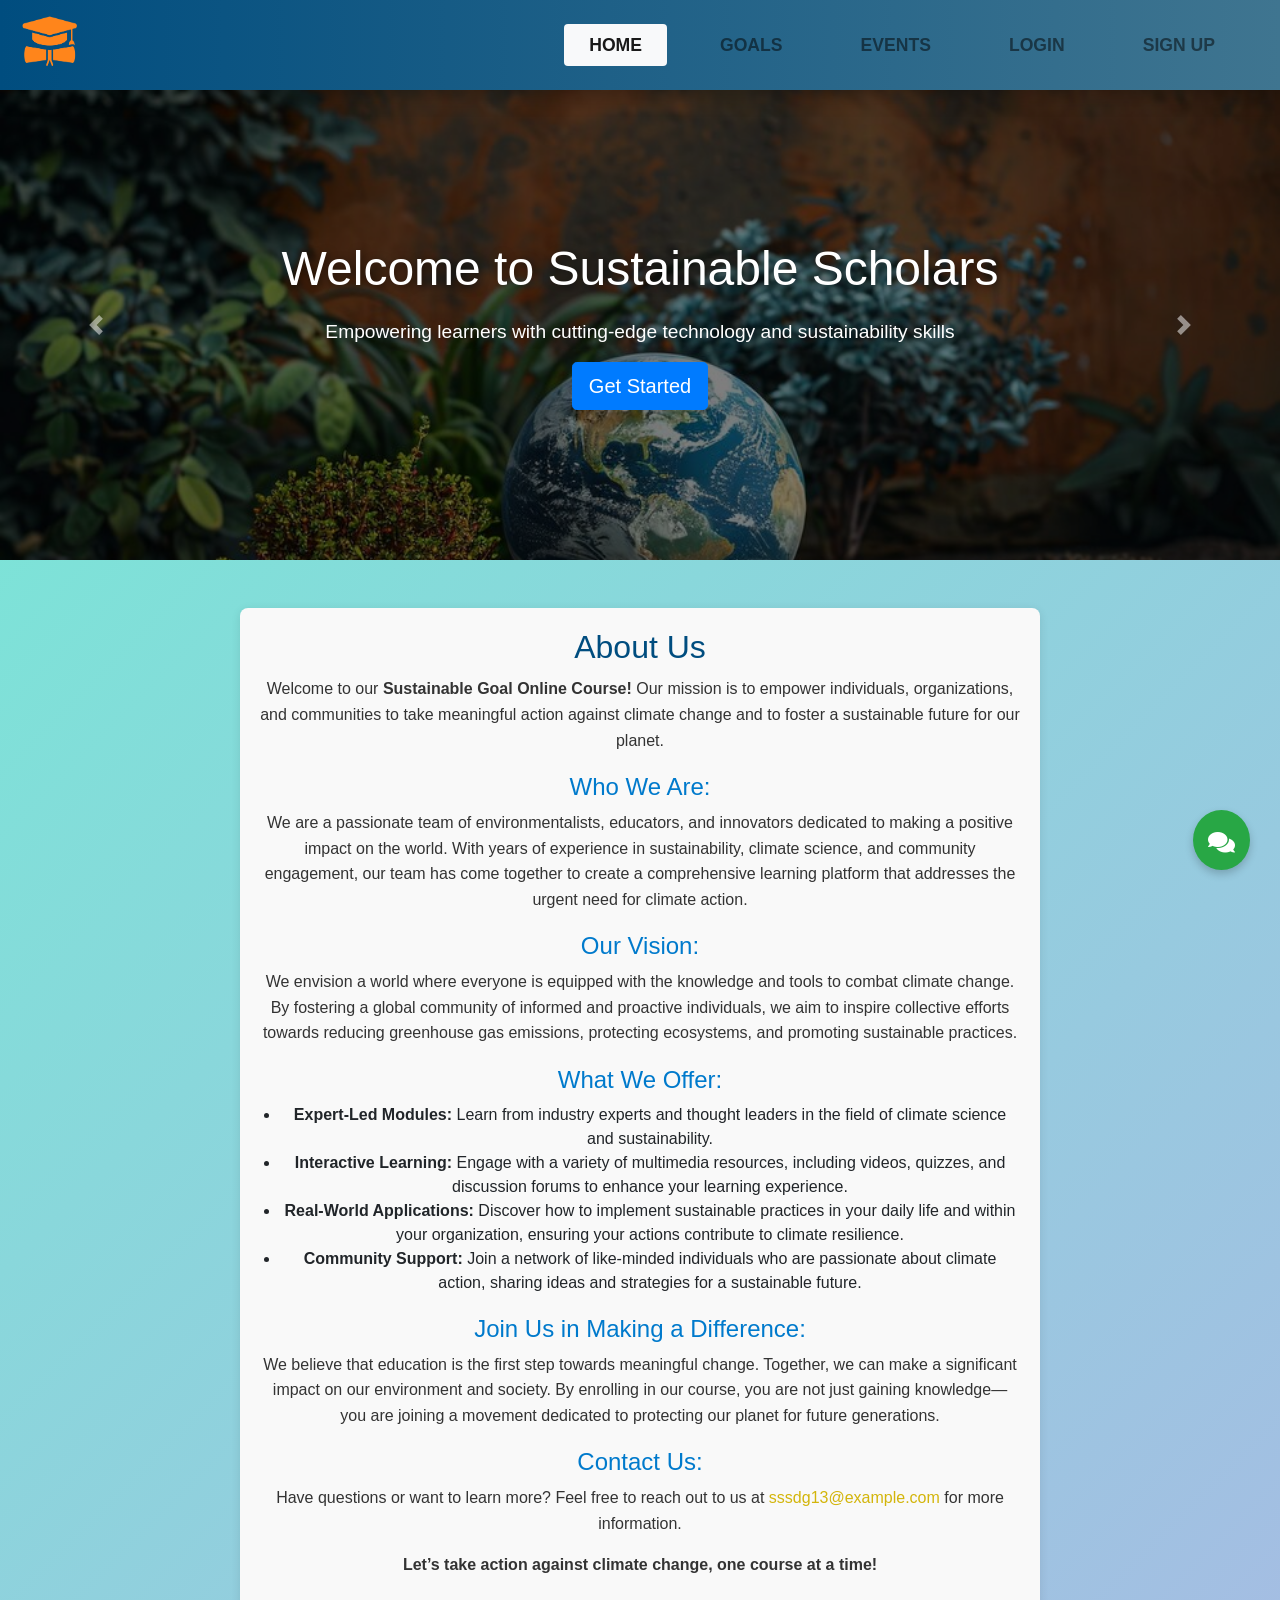
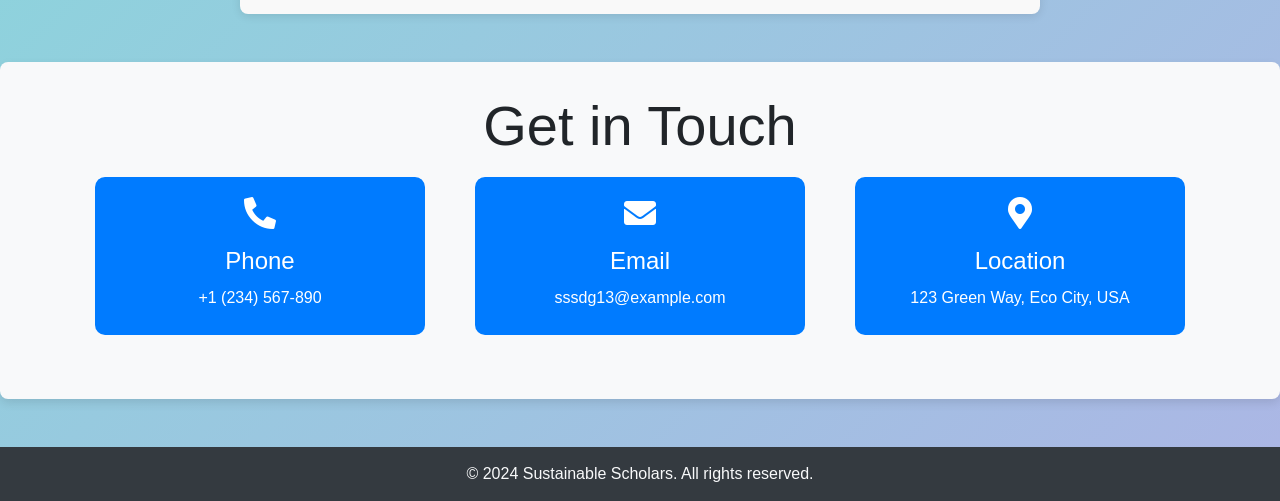
<file: NASA/SDG.html>
<!DOCTYPE html>
<html lang="en">
<head>
    <meta charset="UTF-8">
    <meta name="viewport" content="width=device-width, initial-scale=1.0">
    <title>Sustainable Scholars</title>
    <link rel="stylesheet" href="https://cdnjs.cloudflare.com/ajax/libs/font-awesome/5.15.4/css/all.min.css">
    <link rel="stylesheet" href="https://stackpath.bootstrapcdn.com/bootstrap/4.5.2/css/bootstrap.min.css">
    <script src="https://code.jquery.com/jquery-3.5.1.slim.min.js"></script>
    <script src="https://cdn.jsdelivr.net/npm/popper.js@1.16.1/dist/umd/popper.min.js"></script>
    <script src="https://stackpath.bootstrapcdn.com/bootstrap/4.5.2/js/bootstrap.min.js"></script>
    <link rel="stylesheet" href="styles.css">
    <style>
        /* Body Styling */
        body {
            background: linear-gradient(135deg, #74ebd5, #ACB6E5);
            font-family: 'Arial', sans-serif;
        }

        /* Chatbot Button Styling */
        .chatbot-container {
            position: fixed;
            bottom: 30px;
            right: 30px;
            z-index: 1000;
        }

        .chatbot-btn {
            background-color: #28a745;
            border: none;
            color: white;
            padding: 15px;
            border-radius: 50%;
            box-shadow: 0 4px 8px rgba(0, 0, 0, 0.2);
            font-size: 24px;
            animation: bounce 2s infinite;
        }

        @keyframes bounce {
            0%, 100% {
                transform: translateY(0);
            }
            50% {
                transform: translateY(-10px);
            }
        }

        /* Chat Popup */
        .chat-popup {
            display: none;
            position: fixed;
            bottom: 90px;
            right: 30px;
            width: 300px;
            background-color: #fff;
            border: 1px solid #ddd;
            border-radius: 10px;
            box-shadow: 0 4px 8px rgba(0, 0, 0, 0.2);
        }

        .chat-header {
            background-color: #007bff;
            color: white;
            padding: 15px;
            border-top-left-radius: 10px;
            border-top-right-radius: 10px;
        }

        .close-chat {
            cursor: pointer;
            font-size: 24px;
        }
        .footer {
            background: linear-gradient(135deg, #002147, #000000);
            color: white;
            padding: 15px;
        }

        .footer p {
            margin: 0;
        }
    </style>
</head>
<body>
        <div class="chatbot-container">
            <button class="chatbot-btn" onclick="openChat()">
                <i class="fas fa-comments"></i>
            </button>
        </div>        
    
        <!-- Chat popup -->
        <div id="chatPopup" class="chat-popup">
            <div class="chat-header">
                <h4>Chat with us</h4>
                <span class="close-chat" onclick="closeChat()">&times;</span>
            </div>
            <div class="chat-body">
                <p>How can we help you today?</p>
            </div>
        </div>
      
<!-- Navbar Section -->
<nav class="navbar navbar-expand-lg navbar-light" style="background-color: #002147;">
    <a class="navbar-brand" href="SDG.html">
        <img class="logo" src="logo-no-background.png" alt="Sustainable Scholars Logo">
    </a>
    <button class="navbar-toggler" type="button" data-toggle="collapse" data-target="#navbarNavAltMarkup" aria-controls="navbarNavAltMarkup" aria-expanded="false" aria-label="Toggle navigation">
        <span class="navbar-toggler-icon"></span>
    </button>
    <div class="collapse navbar-collapse" id="navbarNavAltMarkup">
        <div class="navbar-nav ml-auto">
            <a style="border: 0; padding-left: 25px; padding-right: 25px;" class="nav-item nav-link btn btn-outline-light ml-2 active" href="SDG.html">Home</a>
            <a style="border: 0; padding-left: 25px; padding-right: 25px;" class="nav-item nav-link btn btn-outline-light ml-2" href="SDGgoals.html">Goals</a>
            <a style="border: 0; padding-left: 25px; padding-right: 25px;" class="nav-item nav-link btn btn-outline-light ml-2" href="SDGevents.html">Events</a>
            <a style="border: 0; padding-left: 25px; padding-right: 25px;" class="nav-item nav-link btn btn-outline-light ml-2" href="#">Login</a>
            <a style="border: 0; padding-left: 25px; padding-right: 25px;" class="nav-item nav-link btn btn-outline-light ml-2" href="#">Sign Up</a>
        </div>
    </div>
</nav>

<div id="carouselExampleControls" class="carousel slide" data-ride="carousel">
    <div class="carousel-inner">

        <!-- Welcome Section -->
        <div class="carousel-item active">
            <section class="banner">
                <div class="container text-center">
                    <h1 class="display-4">Welcome to Sustainable Scholars</h1>
                    <p class="lead">Empowering learners with cutting-edge technology and sustainability skills</p>
                    <a href="#" class="btn btn-primary btn-lg">Get Started</a>
                </div>
            </section>
        </div>

        <!-- About Section -->
        <div class="carousel-item">
            <section class="banner1">
                <div class="container text-center">
                    <h1 class="display-4">About Us</h1>
                    <p class="lead">Our academy offers a wide range of technology courses designed to empower the next generation of innovators and leaders. From coding basics to advanced software engineering, we provide the knowledge and resources necessary to thrive in the digital world.</p>
                    <a href="#sectionAbout" class="btn btn-primary btn-lg">Learn More</a>
                </div>
            </section>
        </div>

        <!-- Courses Section -->
        <div class="carousel-item">
            <section style="padding: 50px 20px;" class="banner2">
                <div class="container text-center">
                    <h1 class="display-4">Our Courses</h1>
                    <p class="lead">Explore our diverse range of courses tailored to equip you with the skills needed for the future.</p>
                    <div class="row justify-content-center">
                        <div class="col-lg-4 col-md-6 col-sm-12 mb-2">
                            <div class="card text-center contact-card">
                                <h3 style="color: black;">Carbon Footprint Reduction</h3>
                                <p>Explore innovative methods to reduce carbon emissions across industries.</p>
                            </div>
                        </div>
                        <div class="col-lg-4 col-md-6 col-sm-12 mb-2">
                            <div class="card text-center contact-card">
                                <h3 style="color: black;">Climate Resilient Infrastructure</h3>
                                <p>Learn how to design cities that can withstand the challenges of a changing climate.</p>
                            </div>
                        </div>
                        <div class="col-lg-4 col-md-6 col-sm-12 mb-2">
                            <div class="card text-center contact-card">
                                <h3 style="color: black;">Renewable Energy Adoption</h3>
                                <p>Master the skills needed to scale solar, wind, and geothermal energy solutions.</p>
                            </div>
                        </div>                            
                    </div>
                    <a href="SDGgoals.html" class="btn btn-primary btn-lg mt-1">See All Courses</a>
                </div>
            </section>
        </div>

    </div>

    <!-- Carousel Controls -->
    <a class="carousel-control-prev" href="#carouselExampleControls" role="button" data-slide="prev">
        <span class="carousel-control-prev-icon" aria-hidden="true"></span>
        <span class="sr-only">Previous</span>
    </a>
    <a class="carousel-control-next" href="#carouselExampleControls" role="button" data-slide="next">
        <span class="carousel-control-next-icon" aria-hidden="true"></span>
        <span class="sr-only">Next</span>
    </a>
</div>

<!-- About Us Section -->
<div id="sectionAbout" class="container text-center mt-5">
    <h2>About Us</h2>
    <p>Welcome to our <strong>Sustainable Goal Online Course!</strong> Our mission is to empower individuals, organizations, and communities to take meaningful action against climate change and to foster a sustainable future for our planet.</p>

    <h3>Who We Are:</h3>
    <p>We are a passionate team of environmentalists, educators, and innovators dedicated to making a positive impact on the world. With years of experience in sustainability, climate science, and community engagement, our team has come together to create a comprehensive learning platform that addresses the urgent need for climate action.</p>

    <h3>Our Vision:</h3>
    <p>We envision a world where everyone is equipped with the knowledge and tools to combat climate change. By fostering a global community of informed and proactive individuals, we aim to inspire collective efforts towards reducing greenhouse gas emissions, protecting ecosystems, and promoting sustainable practices.</p>

    <h3>What We Offer:</h3>
    <ul class="list-unstyled">
        <li><strong>Expert-Led Modules:</strong> Learn from industry experts and thought leaders in the field of climate science and sustainability.</li>
        <li><strong>Interactive Learning:</strong> Engage with a variety of multimedia resources, including videos, quizzes, and discussion forums to enhance your learning experience.</li>
        <li><strong>Real-World Applications:</strong> Discover how to implement sustainable practices in your daily life and within your organization, ensuring your actions contribute to climate resilience.</li>
        <li><strong>Community Support:</strong> Join a network of like-minded individuals who are passionate about climate action, sharing ideas and strategies for a sustainable future.</li>
    </ul>

    <h3>Join Us in Making a Difference:</h3>
    <p>We believe that education is the first step towards meaningful change. Together, we can make a significant impact on our environment and society. By enrolling in our course, you are not just gaining knowledge—you are joining a movement dedicated to protecting our planet for future generations.</p>

    <h3>Contact Us:</h3>
    <p>Have questions or want to learn more? Feel free to reach out to us at <a href="mailto:sssdg13.com">sssdg13@example.com</a> for more information.</p>

    <p><strong>Let’s take action against climate change, one course at a time!</strong></p>
</div>

<!-- Contact Information Section -->
<div class="contact-section mt-5">
    <div class="container text-center">
        <h1 class="display-4">Get in Touch</h1>
        <div class="row justify-content-center">
            <div class="col-md-4 col-sm-6 mb-4">
                <div class="contact-card">
                    <i class="fas fa-phone-alt fa-2x mb-2"></i>
                    <h4>Phone</h4>
                    <p><a href="tel:+1234567890">+1 (234) 567-890</a></p>
                </div>
            </div>
            <div class="col-md-4 col-sm-6 mb-4">
                <div class="contact-card">
                    <i class="fas fa-envelope fa-2x mb-2"></i>
                    <h4>Email</h4>
                    <p><a href="mailto:sssdg13@example.com">sssdg13@example.com</a></p>
                </div>
            </div>
            <div class="col-md-4 col-sm-6 mb-4">
                <div class="contact-card">
                    <i class="fas fa-map-marker-alt fa-2x mb-2"></i>
                    <h4>Location</h4>
                    <p>123 Green Way, Eco City, USA</p>
                </div>
            </div>
        </div>
    </div>
</div>

<!-- Footer Section -->
<footer class="bg-dark text-light text-center mt-5">
    <div class="container">
        <p class="mb-0"
        style="padding: 15px;">© 2024 Sustainable Scholars. All rights reserved.</p>
    </div>
</footer>
<script>
    function openChat() {
        document.getElementById("chatPopup").style.display = "block";
    }

    function closeChat() {
        document.getElementById("chatPopup").style.display = "none";
    }
</script>
</body>
</html>
</file>
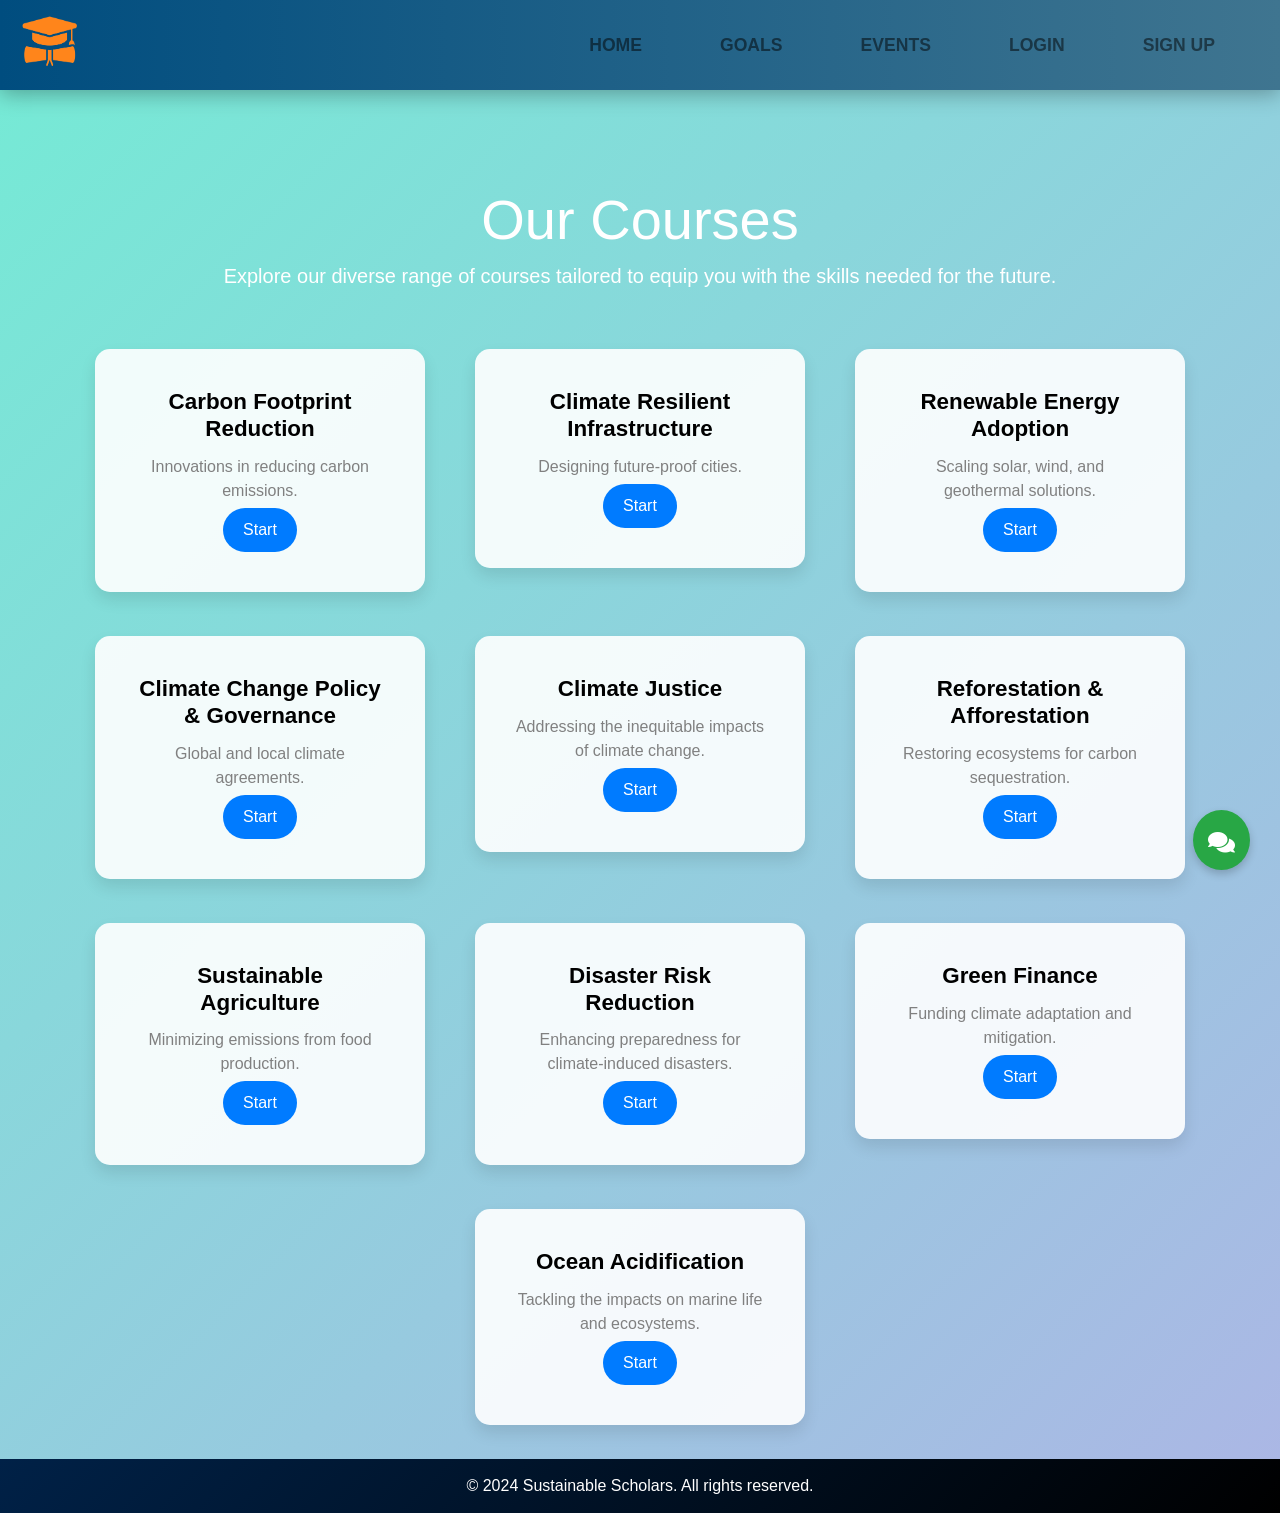
<file: NASA/SDGcourses.html>
<!DOCTYPE html>
<html lang="en">

<head>
    <meta charset="UTF-8">
    <meta name="viewport" content="width=device-width, initial-scale=1.0">
    <title>Courses | Sustainable Scholars</title>
    <link rel="stylesheet" href="https://cdnjs.cloudflare.com/ajax/libs/font-awesome/5.15.4/css/all.min.css">
    <link rel="stylesheet" href="https://stackpath.bootstrapcdn.com/bootstrap/4.5.2/css/bootstrap.min.css">
    <script src="https://code.jquery.com/jquery-3.5.1.slim.min.js"></script>
    <script src="https://cdn.jsdelivr.net/npm/popper.js@1.16.1/dist/umd/popper.min.js"></script>
    <script src="https://stackpath.bootstrapcdn.com/bootstrap/4.5.2/js/bootstrap.min.js"></script>
    <link rel="stylesheet" href="style.css">
    <style>
        /* Body Styling */
        body {
            background: linear-gradient(135deg, #74ebd5, #ACB6E5);
            font-family: 'Arial', sans-serif;
        }

        /* Chatbot Button Styling */
        .chatbot-container {
            position: fixed;
            bottom: 30px;
            right: 30px;
            z-index: 1000;
        }

        .chatbot-btn {
            background-color: #28a745;
            border: none;
            color: white;
            padding: 15px;
            border-radius: 50%;
            box-shadow: 0 4px 8px rgba(0, 0, 0, 0.2);
            font-size: 24px;
            animation: bounce 2s infinite;
        }

        @keyframes bounce {
            0%, 100% {
                transform: translateY(0);
            }
            50% {
                transform: translateY(-10px);
            }
        }

        /* Chat Popup */
        .chat-popup {
            display: none;
            position: fixed;
            bottom: 90px;
            right: 30px;
            width: 300px;
            background-color: #fff;
            border: 1px solid #ddd;
            border-radius: 10px;
            box-shadow: 0 4px 8px rgba(0, 0, 0, 0.2);
        }

        .chat-header {
            background-color: #007bff;
            color: white;
            padding: 15px;
            border-top-left-radius: 10px;
            border-top-right-radius: 10px;
        }

        .close-chat {
            cursor: pointer;
            font-size: 24px;
        }

        /* Card Styling */
        .contact-card {
            border-radius: 15px;
            background-color: rgba(255, 255, 255, 0.9);
            border: none;
            box-shadow: 0 8px 16px rgba(0, 0, 0, 0.1);
            transition: transform 0.3s, box-shadow 0.3s;
        }

        .contact-card:hover {
            transform: scale(1.05);
            box-shadow: 0 12px 20px rgba(0, 0, 0, 0.2);
        }

        .contact-card .btn-primary {
            border-radius: 25px;
            padding: 10px 20px;
            background-color: #007bff;
            border: none;
            transition: background-color 0.3s;
        }

        .contact-card .btn-primary:hover {
            background-color: #0056b3;
        }

        /* Footer Styling */
        .footer {
            background: linear-gradient(135deg, #002147, #000000);
            color: white;
            padding: 15px;
        }

        .footer p {
            margin: 0;
        }
    </style>
</head>

<body>

    <!-- Chatbot Button -->
    <div class="chatbot-container">
        <button class="chatbot-btn" onclick="openChat()">
            <i class="fas fa-comments"></i>
        </button>
    </div>

    <!-- Chat Popup -->
    <div id="chatPopup" class="chat-popup">
        <div class="chat-header">
            <h4>Chat with us</h4>
            <span class="close-chat" onclick="closeChat()">&times;</span>
        </div>
        <div class="chat-body">
            <p>How can we help you today?</p>
        </div>
    </div>

    <!-- Navbar Section -->
    <nav class="navbar navbar-expand-lg navbar-light" style="background-color: #002147;">
        <a class="navbar-brand" href="SDG.html">
            <img class="logo" src="logo-no-background.png" alt="Sustainable Scholars Logo">
        </a>
        <button class="navbar-toggler" type="button" data-toggle="collapse" data-target="#navbarNavAltMarkup" aria-controls="navbarNavAltMarkup" aria-expanded="false" aria-label="Toggle navigation">
            <span class="navbar-toggler-icon"></span>
        </button>
        <div class="collapse navbar-collapse" id="navbarNavAltMarkup">
            <div class="navbar-nav ml-auto">
                <a style="border: 0; padding-left: 25px; padding-right: 25px;" class="nav-item nav-link btn btn-outline-light ml-2" href="SDG.html">Home</a>
                <a style="border: 0; padding-left: 25px; padding-right: 25px;" class="nav-item nav-link btn btn-outline-light ml-2" href="SDGgoals.html">Goals</a>
                <a style="border: 0; padding-left: 25px; padding-right: 25px;" class="nav-item nav-link btn btn-outline-light ml-2" href="SDGevents.html">Events</a>
                <a style="border: 0; padding-left: 25px; padding-right: 25px;" class="nav-item nav-link btn btn-outline-light ml-2" href="#">Login</a>
                <a style="border: 0; padding-left: 25px; padding-right: 25px;" class="nav-item nav-link btn btn-outline-light ml-2" href="#">Sign Up</a>
            </div>
        </div>
    </nav>

    <!-- Course Section -->
    <div class="container mt-5 pt-5">
        <h1 class="display-4 text-center text-white">Our Courses</h1>
        <p class="lead text-center text-white mb-5">Explore our diverse range of courses tailored to equip you with the skills needed for the future.</p>

        <div class="row justify-content-center">

            <div class="col-md-4 mb-4">
                <div class="card text-center contact-card">
                    <div class="card-body">
                        <h5 class="card-title">Carbon Footprint Reduction</h5>
                        <p class="card-text">Innovations in reducing carbon emissions.</p>
                        <a href="carbon.html" class="btn btn-primary">Start</a>
                    </div>
                </div>
            </div>

            <div class="col-md-4 mb-4">
                <div class="card text-center contact-card">
                    <div class="card-body">
                        <h5 class="card-title">Climate Resilient Infrastructure</h5>
                        <p class="card-text">Designing future-proof cities.</p>
                        <a href="#" class="btn btn-primary">Start</a>
                    </div>
                </div>
            </div>

            <div class="col-md-4 mb-4">
                <div class="card text-center contact-card">
                    <div class="card-body">
                        <h5 class="card-title">Renewable Energy Adoption</h5>
                        <p class="card-text">Scaling solar, wind, and geothermal solutions.</p>
                        <a href="#" class="btn btn-primary">Start</a>
                    </div>
                </div>
            </div>

            <div class="col-md-4 mb-4">
                <div class="card text-center contact-card">
                    <div class="card-body">
                        <h5 class="card-title">Climate Change Policy & Governance</h5>
                        <p class="card-text">Global and local climate agreements.</p>
                        <a href="#" class="btn btn-primary">Start</a>
                    </div>
                </div>
            </div>

            <div class="col-md-4 mb-4">
                <div class="card text-center contact-card">
                    <div class="card-body">
                        <h5 class="card-title">Climate Justice</h5>
                        <p class="card-text">Addressing the inequitable impacts of climate change.</p>
                        <a href="#" class="btn btn-primary">Start</a>
                    </div>
                </div>
            </div>

            <div class="col-md-4 mb-4">
                <div class="card text-center contact-card">
                    <div class="card-body">
                        <h5 class="card-title">Reforestation & Afforestation</h5>
                        <p class="card-text">Restoring ecosystems for carbon sequestration.</p>
                        <a href="#" class="btn btn-primary">Start</a>
                    </div>
                </div>
            </div>

            <div class="col-md-4 mb-4">
                <div class="card text-center contact-card">
                    <div class="card-body">
                        <h5 class="card-title">Sustainable Agriculture</h5>
                        <p class="card-text">Minimizing emissions from food production.</p>
                        <a href="#" class="btn btn-primary">Start</a>
                    </div>
                </div>
            </div>

            <div class="col-md-4 mb-4">
                <div class="card text-center contact-card">
                    <div class="card-body">
                        <h5 class="card-title">Disaster Risk Reduction</h5>
                        <p class="card-text">Enhancing preparedness for climate-induced disasters.</p>
                        <a href="#" class="btn btn-primary">Start</a>
                    </div>
                </div>
            </div>

            <div class="col-md-4 mb-4">
                <div class="card text-center contact-card">
                    <div class="card-body">
                        <h5 class="card-title">Green Finance</h5>
                        <p class="card-text">Funding climate adaptation and mitigation.</p>
                        <a href="#" class="btn btn-primary">Start</a>
                    </div>
                </div>
            </div>

            <div class="col-md-4 mb-4">
                <div class="card text-center contact-card">
                    <div class="card-body">
                        <h5 class="card-title">Ocean Acidification</h5>
                        <p class="card-text">Tackling the impacts on marine life and ecosystems.</p>
                        <a href="#" class="btn btn-primary">Start</a>
                    </div>
                </div>
            </div>

        </div>
    </div>

    <!-- Footer Section -->
    <footer class="footer">
        <div class="container text-center">
            <p>&copy; 2024 Sustainable Scholars. All rights reserved.</p>
        </div>
    </footer>

    <script>
        function openChat() {
            document.getElementById("chatPopup").style.display = "block";
        }

        function closeChat() {
            document.getElementById("chatPopup").style.display = "none";
        }
    </script>

</body>

</html>
</file>
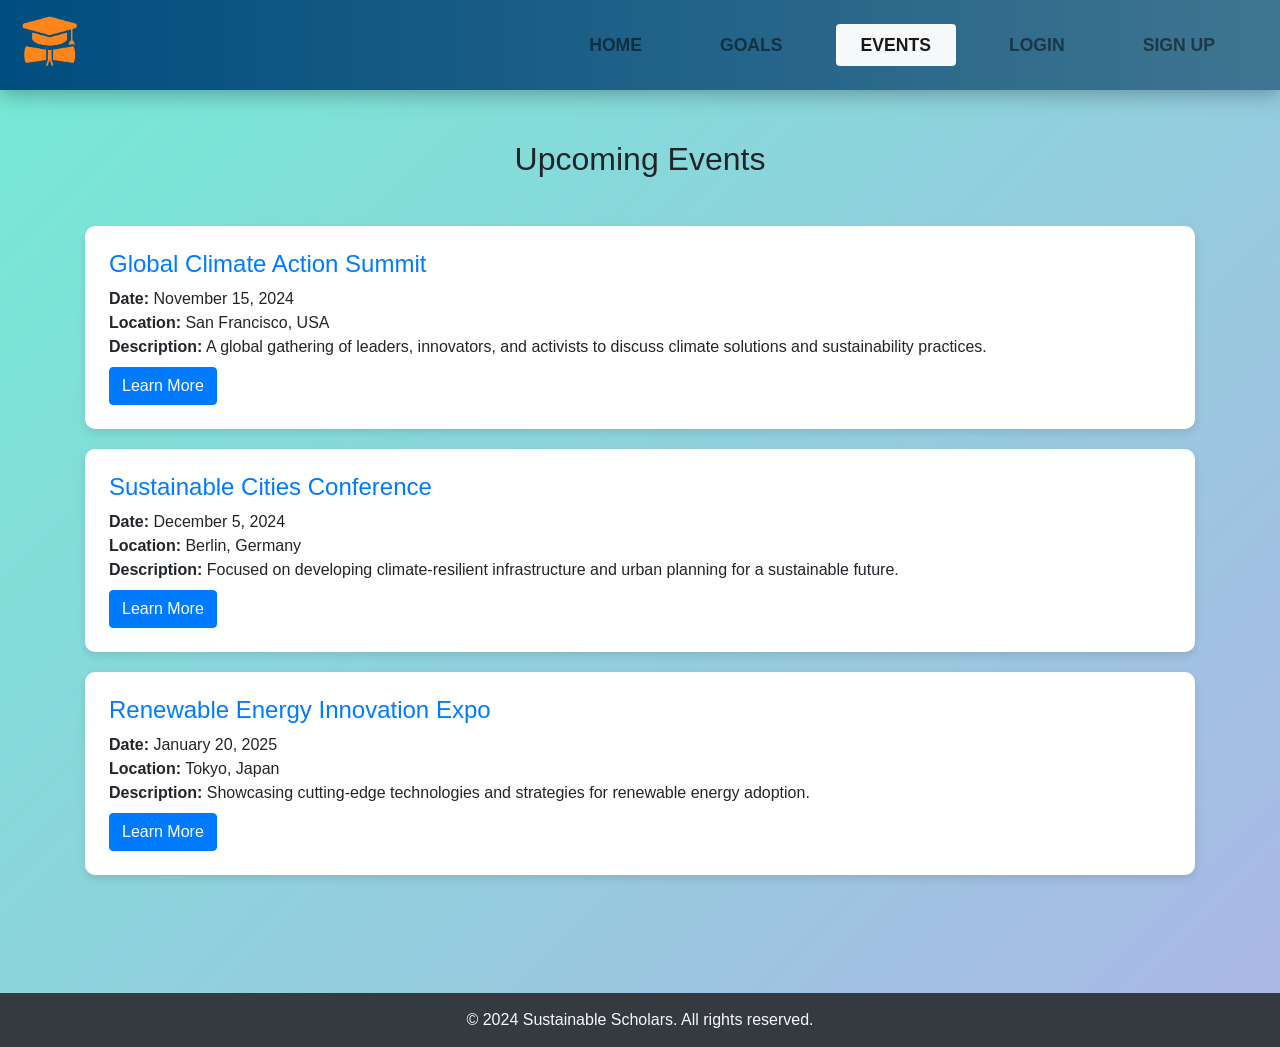
<file: NASA/SDGevents.html>
<!DOCTYPE html>
<html lang="en">
<head>
    <meta charset="UTF-8">
    <meta name="viewport" content="width=device-width, initial-scale=1.0">
    <title>Upcoming Events - Sustainable Scholars</title>
    <link rel="stylesheet" href="https://stackpath.bootstrapcdn.com/bootstrap/4.5.2/css/bootstrap.min.css">
    <script src="https://code.jquery.com/jquery-3.5.1.slim.min.js"></script>
    <script src="https://cdn.jsdelivr.net/npm/popper.js@1.16.1/dist/umd/popper.min.js"></script>
    <script src="https://stackpath.bootstrapcdn.com/bootstrap/4.5.2/js/bootstrap.min.js"></script>
    <style>
        .navbar {
            position: relative;
            z-index: 1000;
            background: linear-gradient(90deg, #004d7f, #3f7590); /* Gradient background */
            box-shadow: 0 4px 20px rgba(0, 0, 0, 0.3);
            padding: 10px 20px; /* More padding for a better look */
        }

        .navbar-brand img {
            transition: transform 0.3s, filter 0.3s; /* Adding filter transition */
        }

        .navbar-brand img:hover {
            transform: scale(1.05);
            filter: brightness(1.1); /* Slight brightness increase on hover */
        }

        .navbar-nav .nav-link {
            margin-right: 25px;
            color: white;
            font-weight: 500; /* Slightly bolder text */
            text-transform: uppercase; /* Uppercase text for a modern look */
            transition: color 0.3s, transform 0.3s; /* Added transform transition */
        }

        .navbar-nav .nav-link:hover {
            color: #d3b50b; /* Gold color on hover */
            transform: translateY(-3px); /* Slight upward movement on hover */
        }

        .btn-outline-light {
            border-color: white;
            color: white; /* Ensure button text is white */
            transition: background-color 0.3s, color 0.3s, transform 0.3s; /* Added transform transition */
        }

        .btn-outline-light:hover {
            background-color: white;
            color: #004d7f; /* Change text color to match the navbar */
            transform: scale(1.05); /* Slightly increase size on hover */
        }

        .logo {
            height: 60px; /* Slightly larger logo */
            width: 60px; /* Slightly larger logo */
            transition: .5s ease;
        }

        .logo:hover {
            transform: scale(1.1);
            filter: brightness(1.1); /* Increase brightness on hover */
        }

        .navbar .logo {
            font-size: 1.8em; /* Slightly larger font for the logo */
            font-weight: bold;
            color: #fff; /* Logo color */
        }

        .navbar .menu {
            display: flex;
            align-items: center; /* Centering items vertically */
        }

        /* Toggle Button */
        .navbar-toggler {
            border: none; /* Remove default border */
            background-color: transparent; /* Make background transparent */
        }

        .navbar-toggler:focus {
            outline: none; /* Remove focus outline */
        }

        .navbar-toggler-icon {
            background-image: url("data:image/svg+xml,%3csvg xmlns='http://www.w3.org/2000/svg' width='30' height='30' viewBox='0 0 30 30'%3e%3cpath stroke='white' stroke-width='2' d='M4 7h22M4 15h22M4 23h22'/%3e%3c/svg%3e");
        }

        /* Navbar links default state */
        .navbar-nav .nav-link {
            margin-right: 20px;
            color: white;
            transition: color 0.3s;
            font-weight: bold;
            font-size: 1.1em;
            transition: color 0.3s ease-in-out, transform 0.3s ease; /* Smooth transition effect */
        }

        /* Change color to gold when hovered */
        .navbar-nav .nav-link:hover {
            color: #d3b50b; /* Change to gold on hover */
            transform: translateY(-3px); /* Slight upward movement on hover */
        }

        /* Optional: Specific styling for the Sign Up button */
        .navbar-nav .btn-outline-light:hover {
            color: #004d7f; /* Change the font color of the button on hover */
            border-color: #004d7f; /* Change the border color to match */
        }
        body {
            background: linear-gradient(135deg, #74ebd5, #ACB6E5);
            font-family: 'Arial', sans-serif;
        }
        .event-section {
            padding: 50px 0;
        }
        .event-card {
            background-color: white;
            border-radius: 10px;
            box-shadow: 0 4px 8px rgba(0, 0, 0, 0.1);
            margin-bottom: 20px;
        }
        .event-card h4 {
            color: #007bff;
        }
        .event-card p {
            margin-bottom: 0;
        }
    </style>
</head>
<body>

<!-- Navbar Section (same as SDG.html) -->
<nav class="navbar navbar-expand-lg navbar-light" style="background-color: #002147;">
    <a class="navbar-brand" href="SDG.html">
        <img class="logo" src="logo-no-background.png" alt="Sustainable Scholars Logo">
    </a>
    <button class="navbar-toggler" type="button" data-toggle="collapse" data-target="#navbarNavAltMarkup" aria-controls="navbarNavAltMarkup" aria-expanded="false" aria-label="Toggle navigation">
        <span class="navbar-toggler-icon"></span>
    </button>
    <div class="collapse navbar-collapse" id="navbarNavAltMarkup">
        <div class="navbar-nav ml-auto">
            <a style="border: 0; padding-left: 25px; padding-right: 25px;" class="nav-item nav-link btn btn-outline-light ml-2" href="SDG.html">Home</a>
            <a style="border: 0; padding-left: 25px; padding-right: 25px;" class="nav-item nav-link btn btn-outline-light ml-2" href="SDGgoals.html">Goals</a>
            <a style="border: 0; padding-left: 25px; padding-right: 25px;" class="nav-item nav-link btn btn-outline-light ml-2 active" href="SDGevents.html">Events</a>
            <a style="border: 0; padding-left: 25px; padding-right: 25px;" class="nav-item nav-link btn btn-outline-light ml-2" href="#">Login</a>
            <a style="border: 0; padding-left: 25px; padding-right: 25px;" class="nav-item nav-link btn btn-outline-light ml-2" href="#">Sign Up</a>
        </div>
    </div>
</nav>

<!-- Event Section -->
<section class="event-section">
    <div class="container">
        <h2 class="text-center mb-5">Upcoming Events</h2>

        <!-- Event Card 1 -->
        <div class="event-card p-4">
            <h4>Global Climate Action Summit</h4>
            <p><strong>Date:</strong> November 15, 2024</p>
            <p><strong>Location:</strong> San Francisco, USA</p>
            <p><strong>Description:</strong> A global gathering of leaders, innovators, and activists to discuss climate solutions and sustainability practices.</p>
            <a href="#" class="btn btn-primary mt-2">Learn More</a>
        </div>

        <!-- Event Card 2 -->
        <div class="event-card p-4">
            <h4>Sustainable Cities Conference</h4>
            <p><strong>Date:</strong> December 5, 2024</p>
            <p><strong>Location:</strong> Berlin, Germany</p>
            <p><strong>Description:</strong> Focused on developing climate-resilient infrastructure and urban planning for a sustainable future.</p>
            <a href="#" class="btn btn-primary mt-2">Learn More</a>
        </div>

        <!-- Event Card 3 -->
        <div class="event-card p-4">
            <h4>Renewable Energy Innovation Expo</h4>
            <p><strong>Date:</strong> January 20, 2025</p>
            <p><strong>Location:</strong> Tokyo, Japan</p>
            <p><strong>Description:</strong> Showcasing cutting-edge technologies and strategies for renewable energy adoption.</p>
            <a href="#" class="btn btn-primary mt-2">Learn More</a>
        </div>
    </div>
</section>

<!-- Footer Section -->
<footer class="bg-dark text-light text-center mt-5">
    <div class="container">
        <p class="mb-0" style="padding: 15px;">© 2024 Sustainable Scholars. All rights reserved.</p>
    </div>
</footer>

</body>
</html>
</file>
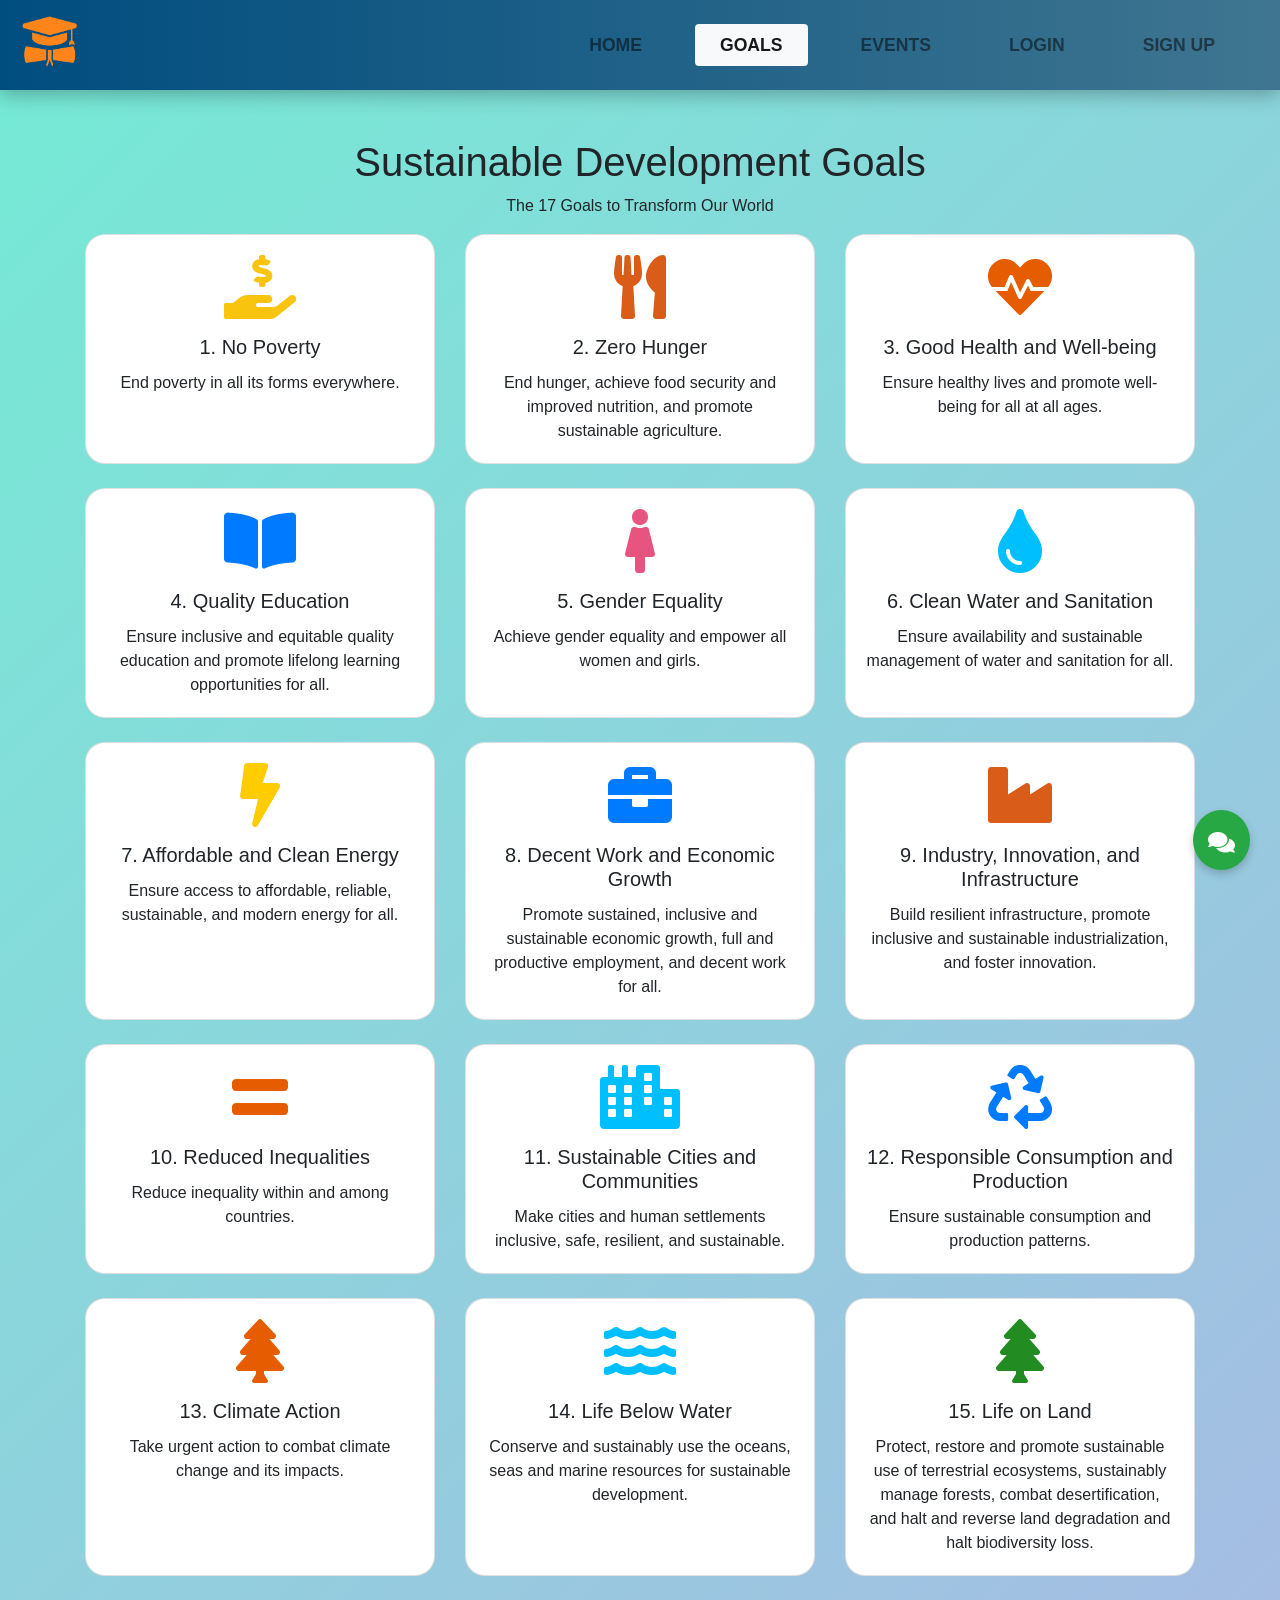
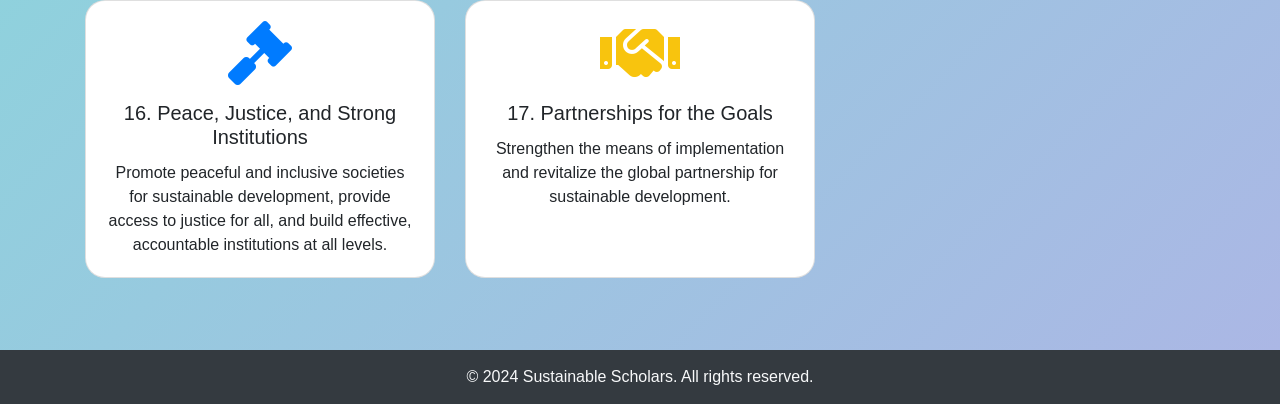
<file: NASA/SDGgoals.html>
<!DOCTYPE html>
<html lang="en">
<head>
    <meta charset="UTF-8">
    <meta name="viewport" content="width=device-width, initial-scale=1.0">
    <title>Goals | Sustainable Scholars</title>
    <link rel="stylesheet" href="https://cdnjs.cloudflare.com/ajax/libs/font-awesome/5.15.4/css/all.min.css">
    <link rel="stylesheet" href="https://stackpath.bootstrapcdn.com/bootstrap/4.5.2/css/bootstrap.min.css">
    <script src="https://code.jquery.com/jquery-3.5.1.slim.min.js"></script>
    <script src="https://cdn.jsdelivr.net/npm/popper.js@1.16.1/dist/umd/popper.min.js"></script>
    <script src="https://stackpath.bootstrapcdn.com/bootstrap/4.5.2/js/bootstrap.min.js"></script>
    <link rel="stylesheet" href="styles1.css">
    <style>
        /* Body Styling */
        body {
            background: linear-gradient(135deg, #74ebd5, #ACB6E5);
            font-family: 'Arial', sans-serif;
        }

        /* Chatbot Button Styling */
        .chatbot-container {
            position: fixed;
            bottom: 30px;
            right: 30px;
            z-index: 1000;
        }

        .chatbot-btn {
            background-color: #28a745;
            border: none;
            color: white;
            padding: 15px;
            border-radius: 50%;
            box-shadow: 0 4px 8px rgba(0, 0, 0, 0.2);
            font-size: 24px;
            animation: bounce 2s infinite;
        }

        @keyframes bounce {
            0%, 100% {
                transform: translateY(0);
            }
            50% {
                transform: translateY(-10px);
            }
        }

        /* Chat Popup */
        .chat-popup {
            display: none;
            position: fixed;
            bottom: 90px;
            right: 30px;
            width: 300px;
            background-color: #fff;
            border: 1px solid #ddd;
            border-radius: 10px;
            box-shadow: 0 4px 8px rgba(0, 0, 0, 0.2);
        }

        .chat-header {
            background-color: #007bff;
            color: white;
            padding: 15px;
            border-top-left-radius: 10px;
            border-top-right-radius: 10px;
        }

        .close-chat {
            cursor: pointer;
            font-size: 24px;
        }

        /* Card Styling */
        .contact-card {
            border-radius: 15px;
            background-color: rgba(255, 255, 255, 0.9);
            border: none;
            box-shadow: 0 8px 16px rgba(0, 0, 0, 0.1);
            transition: transform 0.3s, box-shadow 0.3s;
        }

        .contact-card:hover {
            transform: scale(1.05);
            box-shadow: 0 12px 20px rgba(0, 0, 0, 0.2);
        }

        .contact-card .btn-primary {
            border-radius: 25px;
            padding: 10px 20px;
            background-color: #007bff;
            border: none;
            transition: background-color 0.3s;
        }

        .contact-card .btn-primary:hover {
            background-color: #0056b3;
        }

        /* Footer Styling */
        .footer {
            background: linear-gradient(135deg, #002147, #000000);
            color: white;
            padding: 15px;
        }

        .footer p {
            margin: 0;
        }
    </style>
</head>
<body>
    <div class="chatbot-container">
        <button class="chatbot-btn" onclick="openChat()">
            <i class="fas fa-comments"></i>
        </button>
    </div>      
      <div id="chatPopup" class="chat-popup">
        <!-- Chat content goes here -->
        <div class="chat-header">
          <h4>Chat with us</h4>
          <span class="close-chat" onclick="closeChat()">&times;</span>
        </div>
        <div class="chat-body">
          <!-- Add your chat interface here -->
          <p>How can we help you today?</p>
        </div>
      </div>
      
<!-- Navbar Section -->
<nav class="navbar navbar-expand-lg navbar-light" style="background-color: #002147;">
    <a class="navbar-brand" href="SDG.html">
        <img class="logo" src="logo-no-background.png" alt="Sustainable Scholars Logo">
    </a>
    <button class="navbar-toggler" type="button" data-toggle="collapse" data-target="#navbarNavAltMarkup" aria-controls="navbarNavAltMarkup" aria-expanded="false" aria-label="Toggle navigation">
        <span class="navbar-toggler-icon"></span>
    </button>
    <div class="collapse navbar-collapse" id="navbarNavAltMarkup">
        <div class="navbar-nav ml-auto">
            <a style="border: 0; padding-left: 25px; padding-right: 25px;" class="nav-item nav-link btn btn-outline-light ml-2" href="SDG.html">Home</a>
            <a style="border: 0; padding-left: 25px; padding-right: 25px;" class="nav-item nav-link btn btn-outline-light ml-2 active" href="SDGgoals.html">Goals</a>
            <a style="border: 0; padding-left: 25px; padding-right: 25px;" class="nav-item nav-link btn btn-outline-light ml-2" href="SDGevents.html">Events</a>
            <a style="border: 0; padding-left: 25px; padding-right: 25px;" class="nav-item nav-link btn btn-outline-light ml-2" href="#">Login</a>
            <a style="border: 0; padding-left: 25px; padding-right: 25px;" class="nav-item nav-link btn btn-outline-light ml-2" href="#">Sign Up</a>
        </div>
    </div>
</nav>

<!-- SDGs Section -->
<div class="container mt-5">
    <h1 class="text-center">Sustainable Development Goals</h1>
    <p class="text-center">The 17 Goals to Transform Our World</p>
    
    <div class="row">
        <!-- Goal 1: No Poverty -->
        <div class="col-md-4 mb-4">
            <a href="#" class="card text-decoration-none">
                <div class="card-body text-center">
                    <i class="fas fa-hand-holding-usd fa-4x mb-3" style="color: #f8c40e;"></i>
                    <h5 class="card-title">1. No Poverty</h5>
                    <p class="card-text">End poverty in all its forms everywhere.</p>
                </div>
            </a>
        </div>

        <!-- Goal 2: Zero Hunger -->
        <div class="col-md-4 mb-4">
            <a href="#" class="card text-decoration-none">
                <div class="card-body text-center">
                    <i class="fas fa-utensils fa-4x mb-3" style="color: #d95d19;"></i>
                    <h5 class="card-title">2. Zero Hunger</h5>
                    <p class="card-text">End hunger, achieve food security and improved nutrition, and promote sustainable agriculture.</p>
                </div>
            </a>
        </div>

        <!-- Goal 3: Good Health and Well-being -->
        <div class="col-md-4 mb-4">
            <a href="#" class="card text-decoration-none">
                <div class="card-body text-center">
                    <i class="fas fa-heartbeat fa-4x mb-3" style="color: #e65c00;"></i>
                    <h5 class="card-title">3. Good Health and Well-being</h5>
                    <p class="card-text">Ensure healthy lives and promote well-being for all at all ages.</p>
                </div>
            </a>
        </div>

        <!-- Goal 4: Quality Education -->
        <div class="col-md-4 mb-4">
            <a href="#" class="card text-decoration-none">
                <div class="card-body text-center">
                    <i class="fas fa-book-open fa-4x mb-3" style="color: #007bff;"></i>
                    <h5 class="card-title">4. Quality Education</h5>
                    <p class="card-text">Ensure inclusive and equitable quality education and promote lifelong learning opportunities for all.</p>
                </div>
            </a>
        </div>

        <!-- Goal 5: Gender Equality -->
        <div class="col-md-4 mb-4">
            <a href="#" class="card text-decoration-none">
                <div class="card-body text-center">
                    <i class="fas fa-female fa-4x mb-3" style="color: #e75480;"></i>
                    <h5 class="card-title">5. Gender Equality</h5>
                    <p class="card-text">Achieve gender equality and empower all women and girls.</p>
                </div>
            </a>
        </div>

        <!-- Goal 6: Clean Water and Sanitation -->
        <div class="col-md-4 mb-4">
            <a href="#" class="card text-decoration-none">
                <div class="card-body text-center">
                    <i class="fas fa-tint fa-4x mb-3" style="color: #00bfff;"></i>
                    <h5 class="card-title">6. Clean Water and Sanitation</h5>
                    <p class="card-text">Ensure availability and sustainable management of water and sanitation for all.</p>
                </div>
            </a>
        </div>

        <!-- Goal 7: Affordable and Clean Energy -->
        <div class="col-md-4 mb-4">
            <a href="#" class="card text-decoration-none">
                <div class="card-body text-center">
                    <i class="fas fa-bolt fa-4x mb-3" style="color: #ffcc00;"></i>
                    <h5 class="card-title">7. Affordable and Clean Energy</h5>
                    <p class="card-text">Ensure access to affordable, reliable, sustainable, and modern energy for all.</p>
                </div>
            </a>
        </div>

        <!-- Goal 8: Decent Work and Economic Growth -->
        <div class="col-md-4 mb-4">
            <a href="#" class="card text-decoration-none">
                <div class="card-body text-center">
                    <i class="fas fa-briefcase fa-4x mb-3" style="color: #007bff;"></i>
                    <h5 class="card-title">8. Decent Work and Economic Growth</h5>
                    <p class="card-text">Promote sustained, inclusive and sustainable economic growth, full and productive employment, and decent work for all.</p>
                </div>
            </a>
        </div>

        <!-- Goal 9: Industry, Innovation, and Infrastructure -->
        <div class="col-md-4 mb-4">
            <a href="#" class="card text-decoration-none">
                <div class="card-body text-center">
                    <i class="fas fa-industry fa-4x mb-3" style="color: #d95d19;"></i>
                    <h5 class="card-title">9. Industry, Innovation, and Infrastructure</h5>
                    <p class="card-text">Build resilient infrastructure, promote inclusive and sustainable industrialization, and foster innovation.</p>
                </div>
            </a>
        </div>

        <!-- Goal 10: Reduced Inequalities -->
        <div class="col-md-4 mb-4">
            <a href="#" class="card text-decoration-none">
                <div class="card-body text-center">
                    <i class="fas fa-equals fa-4x mb-3" style="color: #e65c00;"></i>
                    <h5 class="card-title">10. Reduced Inequalities</h5>
                    <p class="card-text">Reduce inequality within and among countries.</p>
                </div>
            </a>
        </div>

        <!-- Goal 11: Sustainable Cities and Communities -->
        <div class="col-md-4 mb-4">
            <a href="#" class="card text-decoration-none">
                <div class="card-body text-center">
                    <i class="fas fa-city fa-4x mb-3" style="color: #00bfff;"></i>
                    <h5 class="card-title">11. Sustainable Cities and Communities</h5>
                    <p class="card-text">Make cities and human settlements inclusive, safe, resilient, and sustainable.</p>
                </div>
            </a>
        </div>

        <!-- Goal 12: Responsible Consumption and Production -->
        <div class="col-md-4 mb-4">
            <a href="#" class="card text-decoration-none">
                <div class="card-body text-center">
                    <i class="fas fa-recycle fa-4x mb-3" style="color: #007bff;"></i>
                    <h5 class="card-title">12. Responsible Consumption and Production</h5>
                    <p class="card-text">Ensure sustainable consumption and production patterns.</p>
                </div>
            </a>
        </div>

        <!-- Goal 13: Climate Action -->
        <div class="col-md-4 mb-4">
            <a href="SDGcourses.html" class="card text-decoration-none">
                <div class="card-body text-center">
                    <i class="fas fa-tree fa-4x mb-3" style="color: #e65c00;"></i>
                    <h5 class="card-title">13. Climate Action</h5>
                    <p class="card-text">Take urgent action to combat climate change and its impacts.</p>
                </div>
            </a>
        </div>

        <!-- Goal 14: Life Below Water -->
        <div class="col-md-4 mb-4">
            <a href="#" class="card text-decoration-none">
                <div class="card-body text-center">
                    <i class="fas fa-water fa-4x mb-3" style="color: #00bfff;"></i>
                    <h5 class="card-title">14. Life Below Water</h5>
                    <p class="card-text">Conserve and sustainably use the oceans, seas and marine resources for sustainable development.</p>
                </div>
            </a>
        </div>

        <!-- Goal 15: Life on Land -->
        <div class="col-md-4 mb-4">
            <a href="#" class="card text-decoration-none">
                <div class="card-body text-center">
                    <i class="fas fa-tree fa-4x mb-3" style="color: #228B22;"></i>
                    <h5 class="card-title">15. Life on Land</h5>
                    <p class="card-text">Protect, restore and promote sustainable use of terrestrial ecosystems, sustainably manage forests, combat desertification, and halt and reverse land degradation and halt biodiversity loss.</p>
                </div>
            </a>
        </div>

        <!-- Goal 16: Peace, Justice, and Strong Institutions -->
        <div class="col-md-4 mb-4">
            <a href="#" class="card text-decoration-none">
                <div class="card-body text-center">
                    <i class="fas fa-gavel fa-4x mb-3" style="color: #007bff;"></i>
                    <h5 class="card-title">16. Peace, Justice, and Strong Institutions</h5>
                    <p class="card-text">Promote peaceful and inclusive societies for sustainable development, provide access to justice for all, and build effective, accountable institutions at all levels.</p>
                </div>
            </a>
        </div>

        <!-- Goal 17: Partnerships for the Goals -->
        <div class="col-md-4 mb-4">
            <a href="#" class="card text-decoration-none">
                <div class="card-body text-center">
                    <i class="fas fa-handshake fa-4x mb-3" style="color: #f8c40e;"></i>
                    <h5 class="card-title">17. Partnerships for the Goals</h5>
                    <p class="card-text">Strengthen the means of implementation and revitalize the global partnership for sustainable development.</p>
                </div>
            </a>
        </div>
    </div>
</div>

<!-- Footer Section -->
<footer class="bg-dark text-light text-center mt-5">
    <div class="container">
        <p class="mb-0" style="padding: 15px;">© 2024 Sustainable Scholars. All rights reserved.</p>
    </div>
</footer>
<script>
    function openChat() {
      document.getElementById("chatPopup").style.display = "block";
    }
  
    function closeChat() {
      document.getElementById("chatPopup").style.display = "none";
    }
  </script>
<script src="https://code.jquery.com/jquery-3.5.1.slim.min.js"></script>
<script src="https://cdn.jsdelivr.net/npm/popper.js@1.16.1/dist/umd/popper.min.js"></script>
<script src="https://stackpath.bootstrapcdn.com/bootstrap/4.5.2/js/bootstrap.min.js"></script>
</body>
</html>
</file>
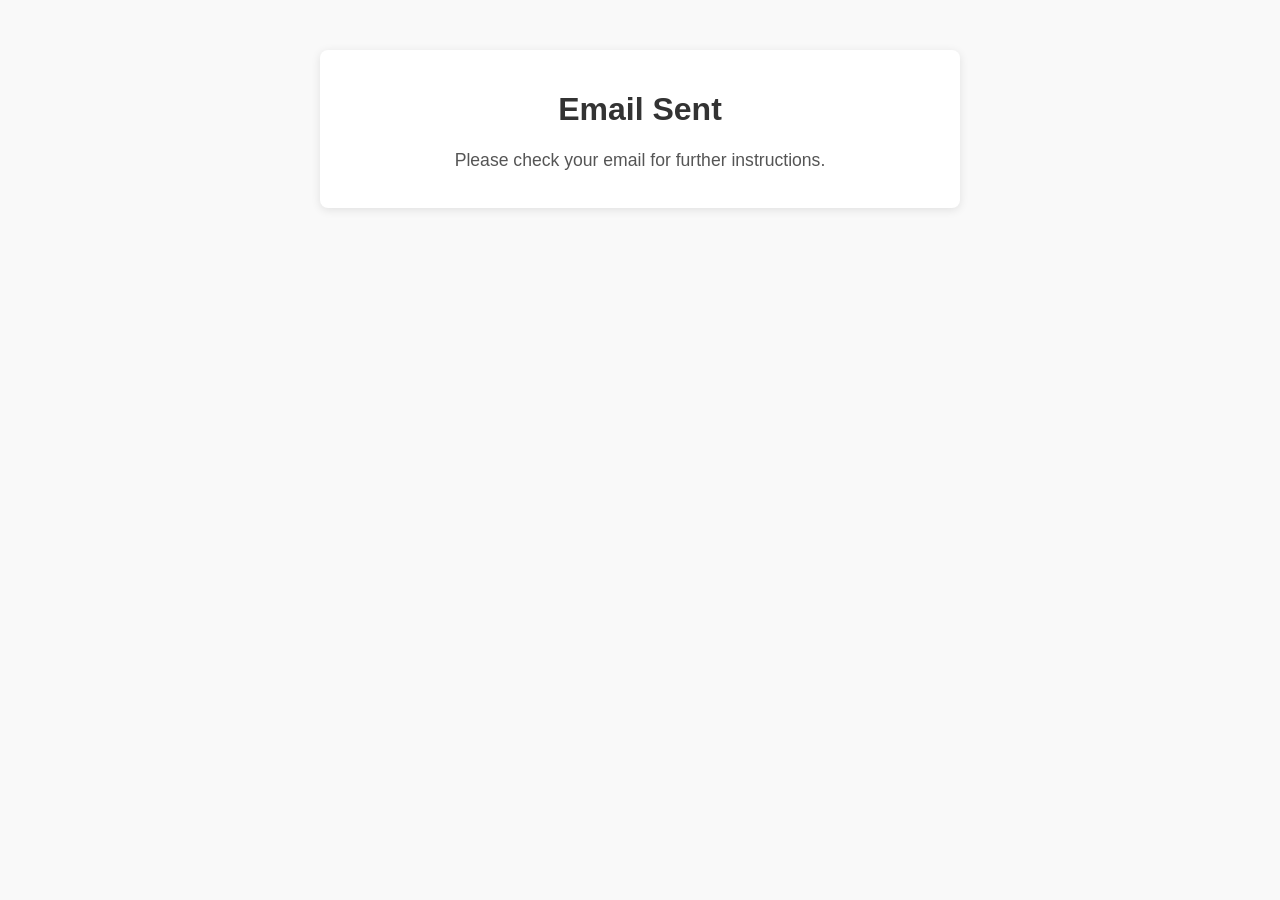
<file: django/student/templates/student/email_sent.html>
<!DOCTYPE html>
<html lang="en">
<head>
    <meta charset="UTF-8">
    <meta name="viewport" content="width=device-width, initial-scale=1.0">
    <title>Email Sent</title>
    <style>
        body {
            font-family: Arial, sans-serif;
            background-color: #f9f9f9;
            margin: 0;
            padding: 0;
        }
        .container {
            max-width: 600px;
            margin: 50px auto;
            background-color: #fff;
            padding: 20px;
            border-radius: 8px;
            box-shadow: 0 2px 10px rgba(0, 0, 0, 0.1);
            text-align: center;
        }
        h1 {
            color: #333;
        }
        p {
            font-size: 1.1em;
            color: #555;
        }
    </style>
</head>
<body>
    <div class="container">
        <h1>Email Sent</h1>
        <p>Please check your email for further instructions.</p>
    </div>
</body>
</html>
</file>
<file: NASA/styles.css>
body, html {
    margin: 0;
    padding: 0;
    font-family: Arial, sans-serif;
}
html {
    scroll-behavior: smooth; /* Enables smooth scrolling */
}


.navbar {
    position: relative;
    z-index: 1000;
    background: linear-gradient(90deg, #004d7f, #3f7590); /* Gradient background */
    box-shadow: 0 4px 20px rgba(0, 0, 0, 0.3);
    padding: 10px 20px; /* More padding for a better look */
}

.navbar-brand img {
    transition: transform 0.3s, filter 0.3s; /* Adding filter transition */
}

.navbar-brand img:hover {
    transform: scale(1.05);
    filter: brightness(1.1); /* Slight brightness increase on hover */
}

.navbar-nav .nav-link {
    margin-right: 25px;
    color: white;
    font-weight: 500; /* Slightly bolder text */
    text-transform: uppercase; /* Uppercase text for a modern look */
    transition: color 0.3s, transform 0.3s; /* Added transform transition */
}

.navbar-nav .nav-link:hover {
    color: #d3b50b; /* Gold color on hover */
    transform: translateY(-3px); /* Slight upward movement on hover */
}

.btn-outline-light {
    border-color: white;
    color: white; /* Ensure button text is white */
    transition: background-color 0.3s, color 0.3s, transform 0.3s; /* Added transform transition */
}

.btn-outline-light:hover {
    background-color: white;
    color: #004d7f; /* Change text color to match the navbar */
    transform: scale(1.05); /* Slightly increase size on hover */
}

.logo {
    height: 60px; /* Slightly larger logo */
    width: 60px; /* Slightly larger logo */
    transition: .5s ease;
}

.logo:hover {
    transform: scale(1.1);
    filter: brightness(1.1); /* Increase brightness on hover */
}

.navbar .logo {
    font-size: 1.8em; /* Slightly larger font for the logo */
    font-weight: bold;
    color: #fff; /* Logo color */
}

.navbar .menu {
    display: flex;
    align-items: center; /* Centering items vertically */
}

/* Toggle Button */
.navbar-toggler {
    border: none; /* Remove default border */
    background-color: transparent; /* Make background transparent */
}

.navbar-toggler:focus {
    outline: none; /* Remove focus outline */
}

.navbar-toggler-icon {
    background-image: url("data:image/svg+xml,%3csvg xmlns='http://www.w3.org/2000/svg' width='30' height='30' viewBox='0 0 30 30'%3e%3cpath stroke='white' stroke-width='2' d='M4 7h22M4 15h22M4 23h22'/%3e%3c/svg%3e");
}

/* Navbar links default state */
.navbar-nav .nav-link {
    margin-right: 20px;
    color: white;
    transition: color 0.3s;
    font-weight: bold;
    font-size: 1.1em;
    transition: color 0.3s ease-in-out, transform 0.3s ease; /* Smooth transition effect */
}

/* Change color to gold when hovered */
.navbar-nav .nav-link:hover {
    color: #d3b50b; /* Change to gold on hover */
    transform: translateY(-3px); /* Slight upward movement on hover */
}

/* Optional: Specific styling for the Sign Up button */
.navbar-nav .btn-outline-light:hover {
    color: #004d7f; /* Change the font color of the button on hover */
    border-color: #004d7f; /* Change the border color to match */
}

.contact-section {
    background-color: #f8f9fa; /* Light background color */
    padding: 30px 15px; /* Reduced padding */
    border-radius: 8px; /* Rounded corners */
    box-shadow: 0 4px 10px rgba(0, 0, 0, 0.1); /* Soft shadow */
    margin: 30px 0; /* Spacing from other sections */
}

.contact-card {
    background-color: #007bff; /* Footer color */
    color: white; /* Text color */
    border-radius: 10px; /* Rounded corners for cards */
    padding: 20px; /* Padding inside cards */
    margin: 10px; /* Spacing between cards */
    transition: transform 0.3s; /* Animation effect on hover */
}

.contact-card:hover {
    transform: translateY(-5px); /* Lift effect on hover */
}

.contact-card h4 {
    margin: 10px 0; /* Margin for heading */
}

.contact-card p {
    margin: 5px 0; /* Margin for paragraph */
}

.contact-card a {
    color: white; /* Link color */
    text-decoration: none; /* Remove underline */
}

.contact-card a:hover {
    text-decoration: underline; /* Underline on hover */
}

.social-icons {
    margin-top: 20px; /* Space above social icons */
}

.social-icons .icon {
    color: #007bff; /* Icon color */
    margin: 0 10px; /* Spacing between icons */
    font-size: 1.5em; /* Icon size */
    transition: color 0.3s; /* Transition for hover effect */
}

.social-icons .icon:hover {
    color: #0056b3; /* Darker shade on hover */
}

/* Banner Section */
.banner {
    background-image: url('planet-earth-surrounded-by-nature-vegetation_23-2151587916.jpg');
    background-size: cover;
    height: 470px;
    background-position: center;
    color: rgb(255, 255, 255); /* Change text to white for better contrast */
    text-align: center;
    padding: 150px 20px;
    position: relative;
    z-index: 1;
}

.banner1 {
    background-image: url('photorealistic-earth-planet_23-2151075938.jpg');
    background-size: cover;
    height: 470px;
    background-position: center;
    color: rgb(255, 255, 255); /* Change text to white for better contrast */
    text-align: center;
    padding: 150px 20px;
    position: relative;
    z-index: 1;
}

.banner2 {
    background-image: url('climate-change-concept-collage_23-2149129761.avif');
    background-size: cover;
    height: 470px;
    background-position: center;
    color: rgb(255, 255, 255); /* Change text to white for better contrast */
    text-align: center;
    padding: 150px 20px;
    position: relative;
    z-index: 1;
}

.banner::before {
    content: '';
    position: absolute;
    top: 0;
    left: 0;
    width: 100%;
    height: 100%;
    background: rgba(0, 0, 0, 0.5); /* Dark overlay for better text visibility */
    z-index: -1;
}
.banner1::before {
    content: '';
    position: absolute;
    top: 0;
    left: 0;
    width: 100%;
    height: 100%;
    background: rgba(0, 0, 0, 0.5); /* Dark overlay for better text visibility */
    z-index: -1;
}
.banner2::before {
    content: '';
    position: absolute;
    top: 0;
    left: 0;
    width: 100%;
    height: 100%;
    background: rgba(0, 0, 0, 0.5); /* Dark overlay for better text visibility */
    z-index: -1;
}

.banner h1 {
    font-size: 3em;
    margin: 0;
    text-shadow: 2px 2px 8px rgba(0, 0, 0, 0.5); /* Text shadow for readability */
}
.banner1 h1 {
    font-size: 3em;
    margin: 0;
    text-shadow: 2px 2px 8px rgba(0, 0, 0, 0.5); /* Text shadow for readability */
}
.banner2 h1 {
    font-size: 3em;
    margin: 0;
    text-shadow: 2px 2px 8px rgba(0, 0, 0, 0.5); /* Text shadow for readability */
}

.banner p {
    font-size: 1.2em;
    margin-top: 20px;
    text-shadow: 2px 2px 8px rgba(0, 0, 0, 0.5);
}
.banner1 p {
    font-size: 1.2em;
    margin-top: 20px;
    text-shadow: 2px 2px 8px rgba(0, 0, 0, 0.5);
}
.banner2 p {
    font-size: 1.2em;
    margin-top: 20px;
    text-shadow: 2px 2px 8px rgba(0, 0, 0, 0.5);
}

.card h3 {
    color: black; /* Black color for course headings */
}

.banner2 h1 {
    font-size: 3em;
    margin: 0;
    text-shadow: 2px 2px 8px rgba(0, 0, 0, 0.5); /* Text shadow for readability */
}

.banner2 p {
    font-size: 1.2em;
    margin-top: 20px;
    text-shadow: 2px 2px 8px rgba(0, 0, 0, 0.5);
}

#sectionAbout {
    background-color: #f9f9f9; /* Light background for contrast */
    padding: 20px;
    border-radius: 8px; /* Rounded corners */
    box-shadow: 0 2px 10px rgba(0, 0, 0, 0.1); /* Subtle shadow */
    max-width: 800px; /* Limit the width */
    margin: 20px auto; /* Center it on the page */
}

#sectionAbout h2 {
    color: #004d7f; /* Dark blue color for the heading */
    font-size: 2em;
    margin-bottom: 10px; /* Space below the heading */
}

#sectionAbout h3 {
    color: #007acc; /* Bright blue for subheadings */
    font-size: 1.5em;
    margin-top: 20px; /* Space above the subheading */
}

#sectionAbout p {
    line-height: 1.6; /* Improved readability */
    color: #333; /* Dark gray for text */
}

#sectionAbout ul {
    margin-left: 20px; /* Indent the list */
    list-style-type: disc; /* Bullet points for list */
}

#sectionAbout a {
    color: #d3b50b; /* Gold color for links */
    text-decoration: none; /* Remove underline */
}

#sectionAbout a:hover {
    text-decoration: underline; /* Underline on hover for links */
}

/* Section Styles */
.section {
    padding: 50px 20px;
    text-align: center;
}

.section h2 {
    font-size: 2.5em;
    margin-bottom: 20px;
}

.section p {
    font-size: 1.1em;
    max-width: 800px;
    margin: 0 auto;
    color: #333;
}

.section-cards {
    display: flex;
    justify-content: center;
    flex-wrap: wrap;
    gap: 30px;
}

.card {
    background-color: rgb(243, 227, 200);
    border-radius: 10px;
    box-shadow: 0 4px 8px rgba(0, 0, 0, 0.1);
    padding: 20px;
    width: 370px;
    text-align: left;
    transition: transform 0.3s ease, box-shadow 0.3s ease;
}

.card:hover {
    transform: translateY(-5px);
    box-shadow: 0 8px 16px rgba(0, 0, 0, 0.2); /* Lift effect on hover */
}

.card p{
    color: gray;
    font-size: 16px;
}

.card h3 {
    font-size: 1.4em;
    font-weight: bold;
}

/* Footer */
.footer {
    background-color: #002147;
    color: white;
    padding: 30px 20px;
    text-align: center;
    position: relative;
}

.footer p {
    margin: 0;
    font-size: 1em;
}

.footer a {
    color: #00d1b2;
    text-decoration: none;
}

.footer a:hover {
    text-decoration: underline;
}

/* Mobile Responsiveness */
@media (max-width: 768px) and (max-width: 576px) {
    .navbar {
        margin-right: auto;
    }

    .navbar-toggler {
        margin-left: auto; /* Move toggle button to the right */
    }
    .navbar-nav .nav-link {
        margin-top: 20px;
        font-size: 0.95em;
    }
}

/* Small Devices (≥576px and <768px) */
@media (min-width: 576px) and (max-width: 767px) {
    .navbar-nav .nav-link {
        font-size: 0.95em;
    }

    .card {
        width: 300px;
    }

    .banner, .banner1, .banner2 {
        height: 350px;
    }

    .banner h1, .banner1 h1, .banner2 h1 {
        font-size: 2.5em;
    }
}

/* Extra Small Devices (<576px) */
@media (max-width: 575px) {
    .navbar-nav .nav-link {
        font-size: 0.9em;
    }

    .card {
        width: 100%;
    }

    .banner, .banner1, .banner2 {
        height: 300px;
        padding: 100px 20px;
    }

    .banner h1, .banner1 h1, .banner2 h1 {
        font-size: 2em;
    }

    .banner p, .banner1 p, .banner2 p {
        font-size: 1em;
    }
}

/* Chatbot button container */
.chatbot-container {
    position: fixed;
    bottom: 20px;
    right: 20px;
    z-index: 1000;
}

/* Chatbot button */
.chatbot-btn {
    background-color: #4CAF50; /* Customize as needed */
    border: none;
    border-radius: 50%;
    height: 60px;
    padding: 15px;
    cursor: pointer;color: white;
    font-size: 24px;
    box-shadow: 0 4px 8px rgba(0, 0, 0, 0.2);
}

.chat-icon {
    width: 30px;
    height: 30px;
}

/* Chat popup box */
.chat-popup {
    display: none;
    position: fixed;
    bottom: 80px;
    right: 20px;
    width: 300px;
    border: 1px solid #ccc;
    border-radius: 10px;
    background-color: white;
    z-index: 1000;
    box-shadow: 0 8px 16px rgba(0, 0, 0, 0.3);
}

/* Chat popup header */
.chat-header {
    padding: 10px;
    background-color: #4CAF50;
    color: white;
    border-top-left-radius: 10px;
    border-top-right-radius: 10px;
    display: flex;
    justify-content: space-between;
    align-items: center;
}

/* Chat popup body */
.chat-body {
    padding: 15px;
    max-height: 200px;
    overflow-y: auto;
}

/* Close button */
.close-chat {
    cursor: pointer;
    font-size: 20px;
}
</file>
<file: NASA/style.css>
.contact-card {
    border: 1px solid #007bff; /* Card border */
    border-radius: 10px; /* Rounded corners */
    transition: transform 0.3s; /* Animation for hover effect */
}

.contact-card:hover {
    transform: scale(1.05); /* Slightly scale on hover */
}

body, html {
    margin: 0;
    padding: 0;
    font-family: Arial, sans-serif;
}
html {
    scroll-behavior: smooth; /* Enables smooth scrolling */
}


.navbar {
    position: relative;
    z-index: 1000;
    background: linear-gradient(90deg, #004d7f, #3f7590); /* Gradient background */
    box-shadow: 0 4px 20px rgba(0, 0, 0, 0.3);
    padding: 10px 20px; /* More padding for a better look */
}

.navbar-brand img {
    transition: transform 0.3s, filter 0.3s; /* Adding filter transition */
}

.navbar-brand img:hover {
    transform: scale(1.05);
    filter: brightness(1.1); /* Slight brightness increase on hover */
}

.navbar-nav .nav-link {
    margin-right: 25px;
    color: white;
    font-weight: 500; /* Slightly bolder text */
    text-transform: uppercase; /* Uppercase text for a modern look */
    transition: color 0.3s, transform 0.3s; /* Added transform transition */
}

.navbar-nav .nav-link:hover {
    color: #d3b50b; /* Gold color on hover */
    transform: translateY(-3px); /* Slight upward movement on hover */
}

.btn-outline-light {
    border-color: white;
    color: white; /* Ensure button text is white */
    transition: background-color 0.3s, color 0.3s, transform 0.3s; /* Added transform transition */
}

.btn-outline-light:hover {
    background-color: white;
    color: #004d7f; /* Change text color to match the navbar */
    transform: scale(1.05); /* Slightly increase size on hover */
}

.logo {
    height: 60px; /* Slightly larger logo */
    width: 60px; /* Slightly larger logo */
    transition: .5s ease;
}

.logo:hover {
    transform: scale(1.1);
    filter: brightness(1.1); /* Increase brightness on hover */
}

.navbar .logo {
    font-size: 1.8em; /* Slightly larger font for the logo */
    font-weight: bold;
    color: #fff; /* Logo color */
}

.navbar .menu {
    display: flex;
    align-items: center; /* Centering items vertically */
}

/* Toggle Button */
.navbar-toggler {
    border: none; /* Remove default border */
    background-color: transparent; /* Make background transparent */
}

.navbar-toggler:focus {
    outline: none; /* Remove focus outline */
}

.navbar-toggler-icon {
    background-image: url("data:image/svg+xml,%3csvg xmlns='http://www.w3.org/2000/svg' width='30' height='30' viewBox='0 0 30 30'%3e%3cpath stroke='white' stroke-width='2' d='M4 7h22M4 15h22M4 23h22'/%3e%3c/svg%3e");
}

/* Navbar links default state */
.navbar-nav .nav-link {
    margin-right: 20px;
    color: white;
    transition: color 0.3s;
    font-weight: bold;
    font-size: 1.1em;
    transition: color 0.3s ease-in-out, transform 0.3s ease; /* Smooth transition effect */
}

/* Change color to gold when hovered */
.navbar-nav .nav-link:hover {
    color: #d3b50b; /* Change to gold on hover */
    transform: translateY(-3px); /* Slight upward movement on hover */
}

/* Optional: Specific styling for the Sign Up button */
.navbar-nav .btn-outline-light:hover {
    color: #004d7f; /* Change the font color of the button on hover */
    border-color: #004d7f; /* Change the border color to match */
}

.contact-section {
    background-color: #f8f9fa; /* Light background color */
    padding: 30px 15px; /* Reduced padding */
    border-radius: 8px; /* Rounded corners */
    box-shadow: 0 4px 10px rgba(0, 0, 0, 0.1); /* Soft shadow */
    margin: 30px 0; /* Spacing from other sections */
}

.contact-card {
    background-color: #007bff; /* Footer color */
    color: white; /* Text color */
    border-radius: 10px; /* Rounded corners for cards */
    padding: 20px; /* Padding inside cards */
    margin: 10px; /* Spacing between cards */
    transition: transform 0.3s; /* Animation effect on hover */
}

.contact-card:hover {
    transform: translateY(-5px); /* Lift effect on hover */
}

.contact-card h4 {
    margin: 10px 0; /* Margin for heading */
}

.contact-card p {
    margin: 5px 0; /* Margin for paragraph */
}

.contact-card a {
    color: white; /* Link color */
    text-decoration: none; /* Remove underline */
}

.contact-card a:hover {
    text-decoration: underline; /* Underline on hover */
}

.social-icons {
    margin-top: 20px; /* Space above social icons */
}

.social-icons .icon {
    color: #007bff; /* Icon color */
    margin: 0 10px; /* Spacing between icons */
    font-size: 1.5em; /* Icon size */
    transition: color 0.3s; /* Transition for hover effect */
}

.social-icons .icon:hover {
    color: #0056b3; /* Darker shade on hover */
}

/* Banner Section */
.banner {
    background-image: url('https://img.freepik.com/free-photo/planet-earth-surrounded-by-nature-vegetation_23-2151587916.jpg?t=st=1728128348~exp=1728131948~hmac=2ba41fdd8ace776749a8a9b8738344ca6a49417b4c50a928e53a228ee53aeeb5&w=996');
    background-size: cover;
    height: 470px;
    background-position: center;
    color: rgb(255, 255, 255); /* Change text to white for better contrast */
    text-align: center;
    padding: 150px 20px;
    position: relative;
    z-index: 1;
}

.banner1 {
    background-image: url('https://img.freepik.com/free-photo/photorealistic-earth-planet_23-2151075938.jpg?t=st=1728128510~exp=1728132110~hmac=52cfa3c7ee8769189c5475962cc83fd96117f40059b4e9f348335d8e9331d25f&w=996');
    background-size: cover;
    height: 470px;
    background-position: center;
    color: rgb(255, 255, 255); /* Change text to white for better contrast */
    text-align: center;
    padding: 150px 20px;
    position: relative;
    z-index: 1;
}

.banner2 {
    background-image: url('https://img.freepik.com/free-photo/3d-render-grassy-globe-with-trees-barren-landscape_1048-6033.jpg?t=st=1728128371~exp=1728131971~hmac=0bf083e03bea55e87b110cf2364dcfd5602af1fed39e9edd76666cc5b3f9c3c6&w=900');
    background-size: cover;
    height: 470px;
    background-position: center;
    color: rgb(255, 255, 255); /* Change text to white for better contrast */
    text-align: center;
    padding: 150px 20px;
    position: relative;
    z-index: 1;
}

.banner::before {
    content: '';
    position: absolute;
    top: 0;
    left: 0;
    width: 100%;
    height: 100%;
    background: rgba(0, 0, 0, 0.5); /* Dark overlay for better text visibility */
    z-index: -1;
}
.banner1::before {
    content: '';
    position: absolute;
    top: 0;
    left: 0;
    width: 100%;
    height: 100%;
    background: rgba(0, 0, 0, 0.5); /* Dark overlay for better text visibility */
    z-index: -1;
}
.banner2::before {
    content: '';
    position: absolute;
    top: 0;
    left: 0;
    width: 100%;
    height: 100%;
    background: rgba(0, 0, 0, 0.5); /* Dark overlay for better text visibility */
    z-index: -1;
}

.banner h1 {
    font-size: 3em;
    margin: 0;
    text-shadow: 2px 2px 8px rgba(0, 0, 0, 0.5); /* Text shadow for readability */
}
.banner1 h1 {
    font-size: 3em;
    margin: 0;
    text-shadow: 2px 2px 8px rgba(0, 0, 0, 0.5); /* Text shadow for readability */
}
.banner2 h1 {
    font-size: 3em;
    margin: 0;
    text-shadow: 2px 2px 8px rgba(0, 0, 0, 0.5); /* Text shadow for readability */
}

.banner p {
    font-size: 1.2em;
    margin-top: 20px;
    text-shadow: 2px 2px 8px rgba(0, 0, 0, 0.5);
}
.banner1 p {
    font-size: 1.2em;
    margin-top: 20px;
    text-shadow: 2px 2px 8px rgba(0, 0, 0, 0.5);
}
.banner2 p {
    font-size: 1.2em;
    margin-top: 20px;
    text-shadow: 2px 2px 8px rgba(0, 0, 0, 0.5);
}

.card h3 {
    color: black; /* Black color for course headings */
}

.banner2 h1 {
    font-size: 3em;
    margin: 0;
    text-shadow: 2px 2px 8px rgba(0, 0, 0, 0.5); /* Text shadow for readability */
}

.banner2 p {
    font-size: 1.2em;
    margin-top: 20px;
    text-shadow: 2px 2px 8px rgba(0, 0, 0, 0.5);
}

#sectionAbout {
    background-color: #f9f9f9; /* Light background for contrast */
    padding: 20px;
    border-radius: 8px; /* Rounded corners */
    box-shadow: 0 2px 10px rgba(0, 0, 0, 0.1); /* Subtle shadow */
    max-width: 800px; /* Limit the width */
    margin: 20px auto; /* Center it on the page */
}

#sectionAbout h2 {
    color: #004d7f; /* Dark blue color for the heading */
    font-size: 2em;
    margin-bottom: 10px; /* Space below the heading */
}

#sectionAbout h3 {
    color: #007acc; /* Bright blue for subheadings */
    font-size: 1.5em;
    margin-top: 20px; /* Space above the subheading */
}

#sectionAbout p {
    line-height: 1.6; /* Improved readability */
    color: #333; /* Dark gray for text */
}

#sectionAbout ul {
    margin-left: 20px; /* Indent the list */
    list-style-type: disc; /* Bullet points for list */
}

#sectionAbout a {
    color: #d3b50b; /* Gold color for links */
    text-decoration: none; /* Remove underline */
}

#sectionAbout a:hover {
    text-decoration: underline; /* Underline on hover for links */
}

/* Section Styles */
.section {
    padding: 50px 20px;
    text-align: center;
}

.section h2 {
    font-size: 2.5em;
    margin-bottom: 20px;
}

.section p {
    font-size: 1.1em;
    max-width: 800px;
    margin: 0 auto;
    color: #333;
}

.section-cards {
    display: flex;
    justify-content: center;
    flex-wrap: wrap;
    gap: 30px;
}

.card {
    background-color: rgb(213, 243, 247);
    border-radius: 10px;
    box-shadow: 0 4px 8px rgba(0, 0, 0, 0.1);
    padding: 20px;
    width: 330px;
    text-align: left;
    transition: transform 0.3s ease, box-shadow 0.3s ease;
}

.card:hover {
    transform: translateY(-5px);
    box-shadow: 0 8px 16px rgba(0, 0, 0, 0.2); /* Lift effect on hover */
}

.card p{
    color: gray;
}

.card h5 {
    color: black;
    font-weight: bold;
    font-size: 1.4em;
}

/* Footer */
.footer {
    background-color: #002147;
    color: white;
    padding: 30px 20px;
    text-align: center;
    position: relative;
}

.footer p {
    margin: 0;
    font-size: 1em;
}

.footer a {
    color: #00d1b2;
    text-decoration: none;
}

.footer a:hover {
    text-decoration: underline;
}

/* Mobile Responsiveness */
@media (max-width: 768px) and (max-width: 575px) {
    .navbar {
        margin-right: auto;
    }

    .navbar-toggler {
        margin-left: auto; /* Move toggle button to the right */
    }
    .navbar-nav .nav-link {
        margin-top: 20px;
        font-size: 0.95em;
    }
}

/* Chatbot button container */
.chatbot-container {
    position: fixed;
    bottom: 20px;
    right: 20px;
    z-index: 1000;
}

/* Chatbot button */
.chatbot-btn {
    background-color: #4CAF50; /* Customize as needed */
    border: none;
    border-radius: 50%;
    height: 60px;
    padding: 15px;
    color: white;
    font-size: 24px;
    cursor: pointer;
    box-shadow: 0 4px 8px rgba(0, 0, 0, 0.2);
}

.chat-icon {
    width: 30px;
    height: 30px;
}

/* Chat popup box */
.chat-popup {
    display: none;
    position: fixed;
    bottom: 80px;
    right: 20px;
    width: 300px;
    border: 1px solid #ccc;
    border-radius: 10px;
    background-color: white;
    z-index: 1000;
    box-shadow: 0 8px 16px rgba(0, 0, 0, 0.3);
}

/* Chat popup header */
.chat-header {
    padding: 10px;
    background-color: #4CAF50;
    color: white;
    border-top-left-radius: 10px;
    border-top-right-radius: 10px;
    display: flex;
    justify-content: space-between;
    align-items: center;
}

/* Chat popup body */
.chat-body {
    padding: 15px;
    max-height: 200px;
    overflow-y: auto;
}

/* Close button */
.close-chat {
    cursor: pointer;
    font-size: 20px;
}
</file>
<file: NASA/styles1.css>
body, html {
    margin: 0;
    padding: 0;
    font-family: Arial, sans-serif;
}
html {
    scroll-behavior: smooth; /* Enables smooth scrolling */
}


.navbar {
    position: relative;
    z-index: 1000;
    background: linear-gradient(90deg, #004d7f, #3f7590); /* Gradient background */
    box-shadow: 0 4px 20px rgba(0, 0, 0, 0.3);
    padding: 10px 20px; /* More padding for a better look */
}

.navbar-brand img {
    transition: transform 0.3s, filter 0.3s; /* Adding filter transition */
}

.navbar-brand img:hover {
    transform: scale(1.05);
    filter: brightness(1.1); /* Slight brightness increase on hover */
}

.navbar-nav .nav-link {
    margin-right: 25px;
    color: white;
    font-weight: 500; /* Slightly bolder text */
    text-transform: uppercase; /* Uppercase text for a modern look */
    transition: color 0.3s, transform 0.3s; /* Added transform transition */
}

.navbar-nav .nav-link:hover {
    color: #d3b50b; /* Gold color on hover */
    transform: translateY(-3px); /* Slight upward movement on hover */
}

.btn-outline-light {
    border-color: white;
    color: white; /* Ensure button text is white */
    transition: background-color 0.3s, color 0.3s, transform 0.3s; /* Added transform transition */
}

.btn-outline-light:hover {
    background-color: white;
    color: #004d7f; /* Change text color to match the navbar */
    transform: scale(1.05); /* Slightly increase size on hover */
}

.logo {
    height: 60px; /* Slightly larger logo */
    width: 60px; /* Slightly larger logo */
    transition: .5s ease;
}

.logo:hover {
    transform: scale(1.1);
    filter: brightness(1.1); /* Increase brightness on hover */
}

.navbar .logo {
    font-size: 1.8em; /* Slightly larger font for the logo */
    font-weight: bold;
    color: #fff; /* Logo color */
}

.navbar .menu {
    display: flex;
    align-items: center; /* Centering items vertically */
}

/* Toggle Button */
.navbar-toggler {
    border: none; /* Remove default border */
    background-color: transparent; /* Make background transparent */
}

.navbar-toggler:focus {
    outline: none; /* Remove focus outline */
}

.navbar-toggler-icon {
    background-image: url("data:image/svg+xml,%3csvg xmlns='http://www.w3.org/2000/svg' width='30' height='30' viewBox='0 0 30 30'%3e%3cpath stroke='white' stroke-width='2' d='M4 7h22M4 15h22M4 23h22'/%3e%3c/svg%3e");
}

/* Navbar links default state */
.navbar-nav .nav-link {
    margin-right: 20px;
    color: white;
    transition: color 0.3s;
    font-weight: bold;
    font-size: 1.1em;
    transition: color 0.3s ease-in-out, transform 0.3s ease; /* Smooth transition effect */
}

/* Change color to gold when hovered */
.navbar-nav .nav-link:hover {
    color: #d3b50b; /* Change to gold on hover */
    transform: translateY(-3px); /* Slight upward movement on hover */
}

/* Optional: Specific styling for the Sign Up button */
.navbar-nav .btn-outline-light:hover {
    color: #004d7f; /* Change the font color of the button on hover */
    border-color: #004d7f; /* Change the border color to match */
}

.card {
    transition: transform 0.3s ease, box-shadow 0.3s ease;
    height: 100%;
    border-radius: 20px;
    text-decoration: none; /* Remove underline from the text */
    color: inherit; /* Inherit text color from parent */
}

.card:hover {
    transform: scale(1.05);
    color: black;
    box-shadow: 0 4px 20px rgba(0, 0, 0, 0.2);
}



/* Chatbot button container */
.chatbot-container {
    position: fixed;
    bottom: 20px;
    right: 20px;
    z-index: 1000;
}

/* Chatbot button */
.chatbot-btn {
    background-color: #4CAF50; /* Customize as needed */
    border: none;
    border-radius: 50%;
    height: 60px;
    padding: 15px;
    color: white;
    font-size: 24px;
    cursor: pointer;
    box-shadow: 0 4px 8px rgba(0, 0, 0, 0.2);
}

.chat-icon {
    width: 30px;
    height: 30px;
}

/* Chat popup box */
.chat-popup {
    display: none;
    position: fixed;
    bottom: 80px;
    right: 20px;
    width: 300px;
    border: 1px solid #ccc;
    border-radius: 10px;
    background-color: white;
    z-index: 1000;
    box-shadow: 0 8px 16px rgba(0, 0, 0, 0.3);
}

/* Chat popup header */
.chat-header {
    padding: 10px;
    background-color: #4CAF50;
    color: white;
    border-top-left-radius: 10px;
    border-top-right-radius: 10px;
    display: flex;
    justify-content: space-between;
    align-items: center;
}

/* Chat popup body */
.chat-body {
    padding: 15px;
    max-height: 200px;
    overflow-y: auto;
}

/* Close button */
.close-chat {
    cursor: pointer;
    font-size: 20px;
}
</file>
